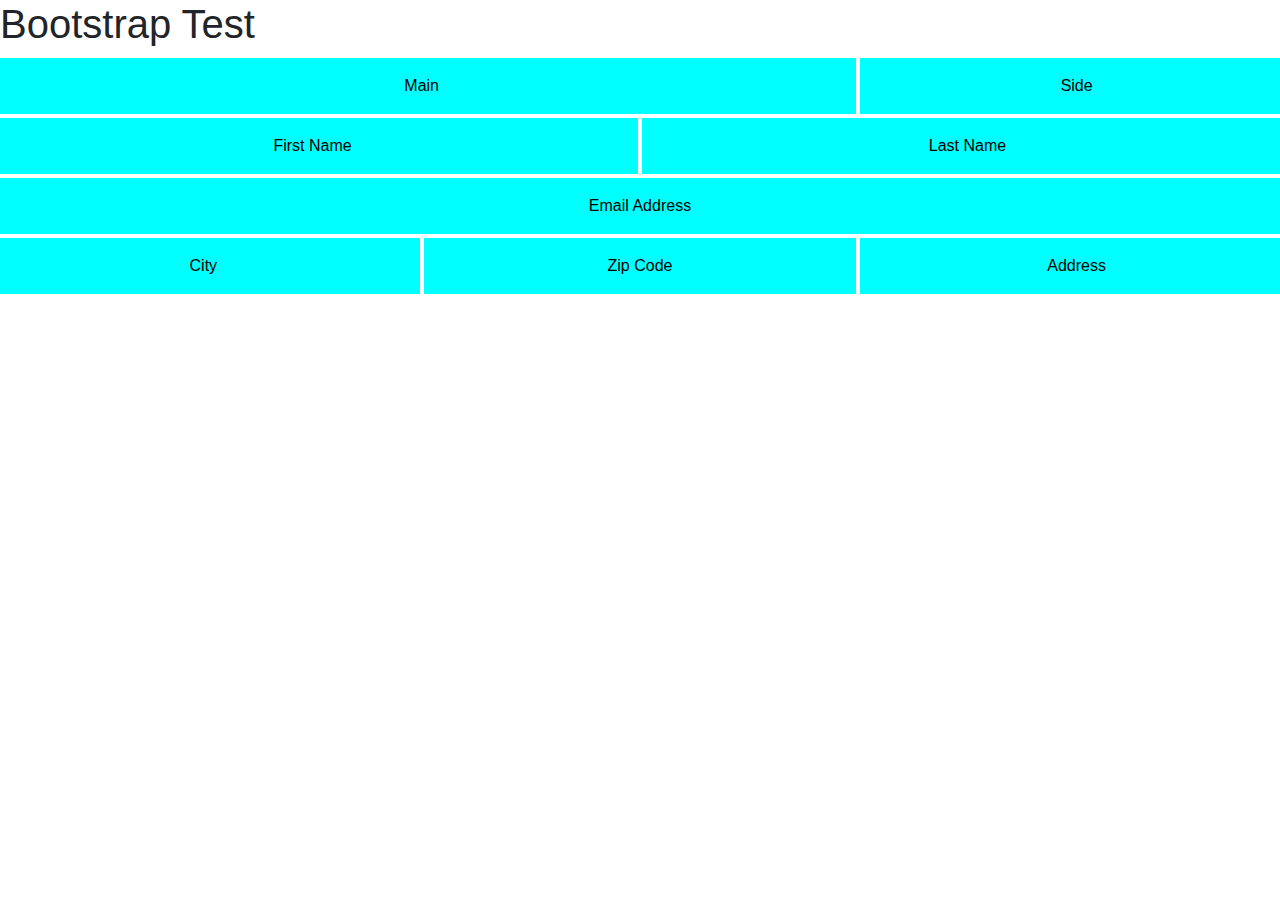
<file: Bootstrap Lab/index.html>
<!-- Aleksandr Chamin-->
<!DOCTYPE html>
<html lang="en">
<head>
    <meta charset="UTF-8">
    <meta name="viewport" content="width=device-width, initial-scale=1.0">
    <title>Bootstrap Test</title>
    <link rel="stylesheet" href="https://cdn.jsdelivr.net/npm/bootstrap@4.0.0/dist/css/bootstrap.min.css" integrity="sha384-Gn5384xqQ1aoWXA+058RXPxPg6fy4IWvTNh0E263XmFcJlSAwiGgFAW/dAiS6JXm" crossorigin="anonymous">
</head>

<body>

    <style>
        [class*="col"] {
            padding: 1rem;
            background-color: cyan;
            border: 2px solid white;
            color: black;
            text-align:center;
        }
    </style>

    <h1>Bootstrap Test</h1>
    
    <div class="container-md">
        <div class="row">
            <div class="col-md-8">Main</div>
            <div class="col-md-4">Side</div>
        </div>
        <div class="row">
            <div class="col">First Name</div>
            <div class="col">Last Name</div>
        </div>
        <div class="row">
            <div class="col">Email Address</div>
        </div>
        <div class="row">
            <div class="col-md-4">City</div>
            <div class="col-md-4">Zip Code</div>
            <div class="col-md-4">Address</div>

        </div>
    </div>

    <script src="https://code.jquery.com/jquery-3.2.1.slim.min.js" integrity="sha384-KJ3o2DKtIkvYIK3UENzmM7KCkRr/rE9/Qpg6aAZGJwFDMVNA/GpGFF93hXpG5KkN" crossorigin="anonymous"></script>
    <script src="https://cdn.jsdelivr.net/npm/popper.js@1.12.9/dist/umd/popper.min.js" integrity="sha384-ApNbgh9B+Y1QKtv3Rn7W3mgPxhU9K/ScQsAP7hUibX39j7fakFPskvXusvfa0b4Q" crossorigin="anonymous"></script>
    <script src="https://cdn.jsdelivr.net/npm/bootstrap@4.0.0/dist/js/bootstrap.min.js" integrity="sha384-JZR6Spejh4U02d8jOt6vLEHfe/JQGiRRSQQxSfFWpi1MquVdAyjUar5+76PVCmYl" crossorigin="anonymous"></script>

</body>
</html>
</file>
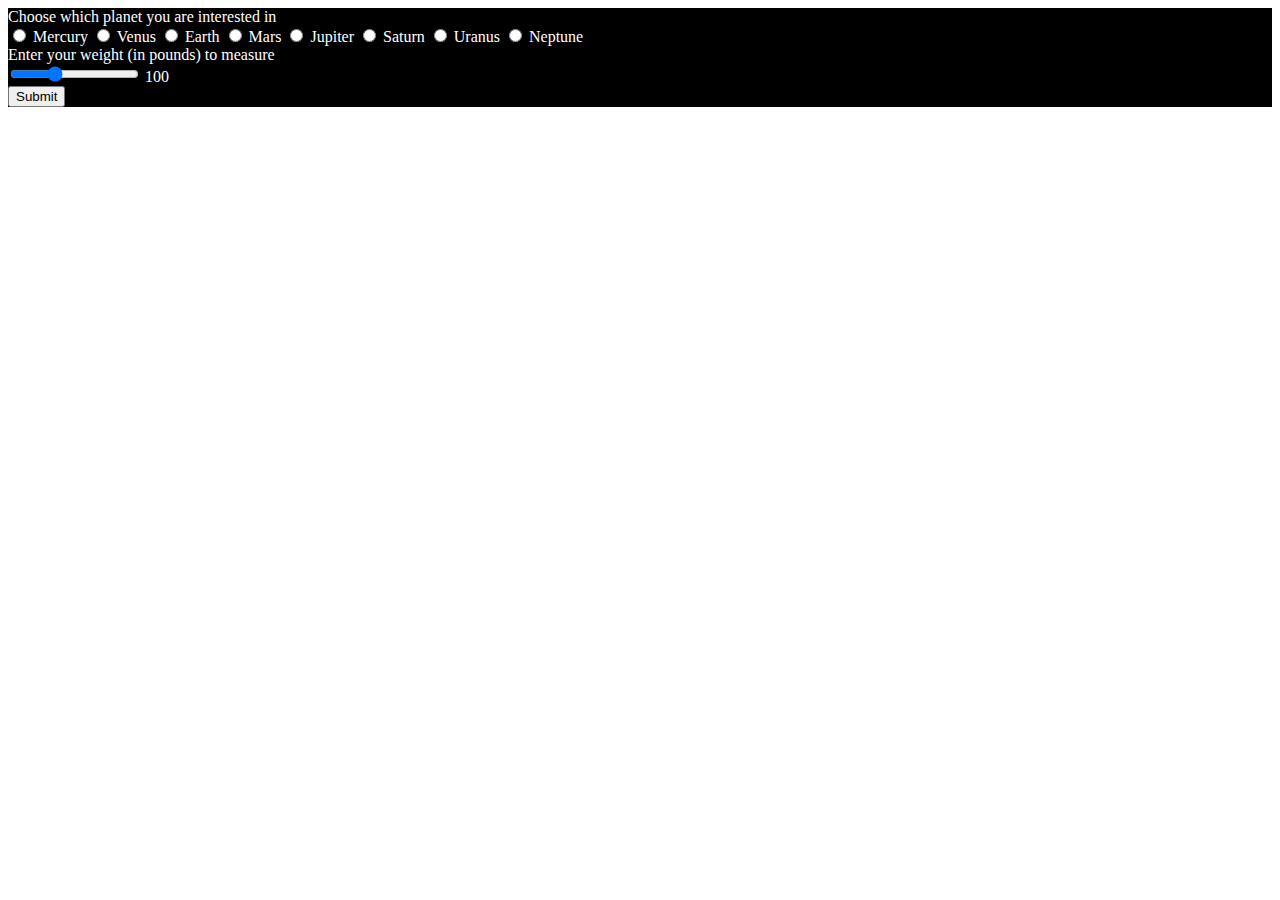
<file: Project_Three_Form/index.html>
<!-- Alekandr Chamin --> 
<!DOCTYPE html>
<html lang="en">
<head>
    <meta charset="UTF-8">
    <meta name="viewport" content="width=device-width, initial-scale=1.0">
    <title>Form</title>
    <link rel="stylesheet" type="text/css" href="index.css">
</head>
<body> 
    <form action ="planet-weight" method="post">
    <label>Choose which planet you are interested in</label>
    <div>
        <input type="radio" name="planet" value="mercury">
        <label for="mercury">Mercury</label>

        <input type="radio" name="planet" value="venus">
        <label for="venus">Venus</label>
    
        <input type="radio" name="planet" value="earth">
        <label for="earth">Earth</label>
    
        <input type="radio" name="planet" value="mars">
        <label for="mars">Mars</label>
    
        <input type="radio" name="planet" value="jupiter">
        <label for="jupiter">Jupiter</label>
    
        <input type="radio" name="planet" value="saturn">
        <label for="saturn">Saturn</label>
    
        <input type="radio" name="planet" value="uranus">
        <label for="uranus">Uranus</label>

        <input type="radio" name="planet" value="neptune">
        <label for="neptune">Neptune</label>
    </div>

    <label>Enter your weight (in pounds) to measure</label><br>

    <div>
        <input type="range" id = "myrange" value="100" min="1" max="300" oninput="this.nextElementSibling.value = this.value">
        <output>100</output>
    </div>

    <button type="button" onclick="displayWeight()">Submit</button>
    <script>
        function displayWeight() {
            var planets = document.getElementsByName('planet');
            var planet;

            for (var i = 0;i<planets.length;i++) {
                if (planets[i].checked) {
                    planet = planets[i].value;
                    break;
                }
            }

            var weight = document.getElementById('myrange').value;
            var finalWeight;
            switch (planet) {
                case 'mercury': finalWeight = weight * 0.38; break;
                case 'venus': finalWeight = weight * 0.91; break;
                case 'earth': finalWeight = weight; break;
                case 'mars': finalWeight = weight * 0.38; break;
                case 'jupiter': finalWeight = weight * 2.34; break;
                case 'saturn': finalWeight = weight * 1.06; break;
                case 'uranus': finalWeight = weight * 0.92; break;
                case 'neptune': finalWeight = weight * 1.19; break;
            }
        alert('Your weight on ' + planet + ' would be: ' + finalWeight + ' pounds.');
        }
    </script>
</form>
</body>
</html>
</file>
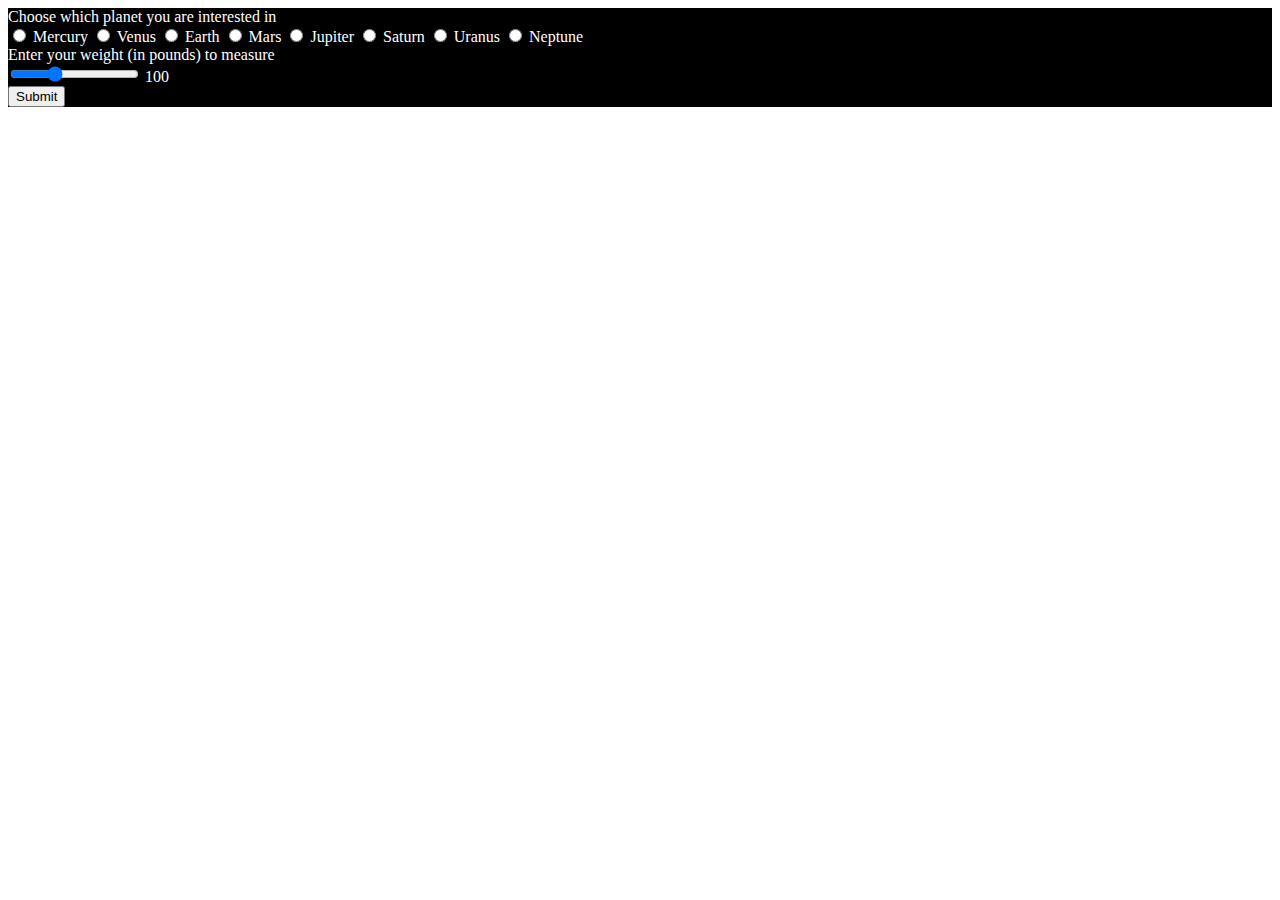
<file: PWA/index.html>
<!-- Alekandr Chamin --> 
<!DOCTYPE html>
<html lang="en">
<head>
    <meta charset="UTF-8">
    <meta name="viewport" content="width=device-width, initial-scale=1.0">
    <title>Form</title>
    <link rel="stylesheet" type="text/css" href="index.css">
    <link rel="manifest" href="manifest.json">
</head>
<body> 

    <script>
 if ('serviceWorker' in navigator) {
  window.addEventListener('load', function() {
    navigator.serviceWorker.register('service-worker.js').then(function(registration) {
      console.log('ServiceWorker registration successful with scope: ', registration.scope);
    }, function(err) {
      console.log('ServiceWorker registration failed: ', err);
    });
  });
}

     </script>
    <form action ="planet-weight" method="post">
    <label>Choose which planet you are interested in</label>
    <div>
        <input type="radio" name="planet" value="mercury">
        <label for="mercury">Mercury</label>

        <input type="radio" name="planet" value="venus">
        <label for="venus">Venus</label>
    
        <input type="radio" name="planet" value="earth">
        <label for="earth">Earth</label>
    
        <input type="radio" name="planet" value="mars">
        <label for="mars">Mars</label>
    
        <input type="radio" name="planet" value="jupiter">
        <label for="jupiter">Jupiter</label>
    
        <input type="radio" name="planet" value="saturn">
        <label for="saturn">Saturn</label>
    
        <input type="radio" name="planet" value="uranus">
        <label for="uranus">Uranus</label>

        <input type="radio" name="planet" value="neptune">
        <label for="neptune">Neptune</label>
    </div>

    <label>Enter your weight (in pounds) to measure</label><br>

    <div>
        <input type="range" id = "myrange" value="100" min="1" max="300" oninput="this.nextElementSibling.value = this.value">
        <output>100</output>
    </div>

    <button type="button" onclick="displayWeight()">Submit</button>
    <script>
        function displayWeight() {
            var planets = document.getElementsByName('planet');
            var planet;

            for (var i = 0;i<planets.length;i++) {
                if (planets[i].checked) {
                    planet = planets[i].value;
                    break;
                }
            }

            var weight = document.getElementById('myrange').value;
            var finalWeight;
            switch (planet) {
                case 'mercury': finalWeight = weight * 0.38; break;
                case 'venus': finalWeight = weight * 0.91; break;
                case 'earth': finalWeight = weight; break;
                case 'mars': finalWeight = weight * 0.38; break;
                case 'jupiter': finalWeight = weight * 2.34; break;
                case 'saturn': finalWeight = weight * 1.06; break;
                case 'uranus': finalWeight = weight * 0.92; break;
                case 'neptune': finalWeight = weight * 1.19; break;
            }
        alert('Your weight on ' + planet + ' would be: ' + finalWeight + ' pounds.');
        }
    </script>
</form>
</body>
</html>
</file>
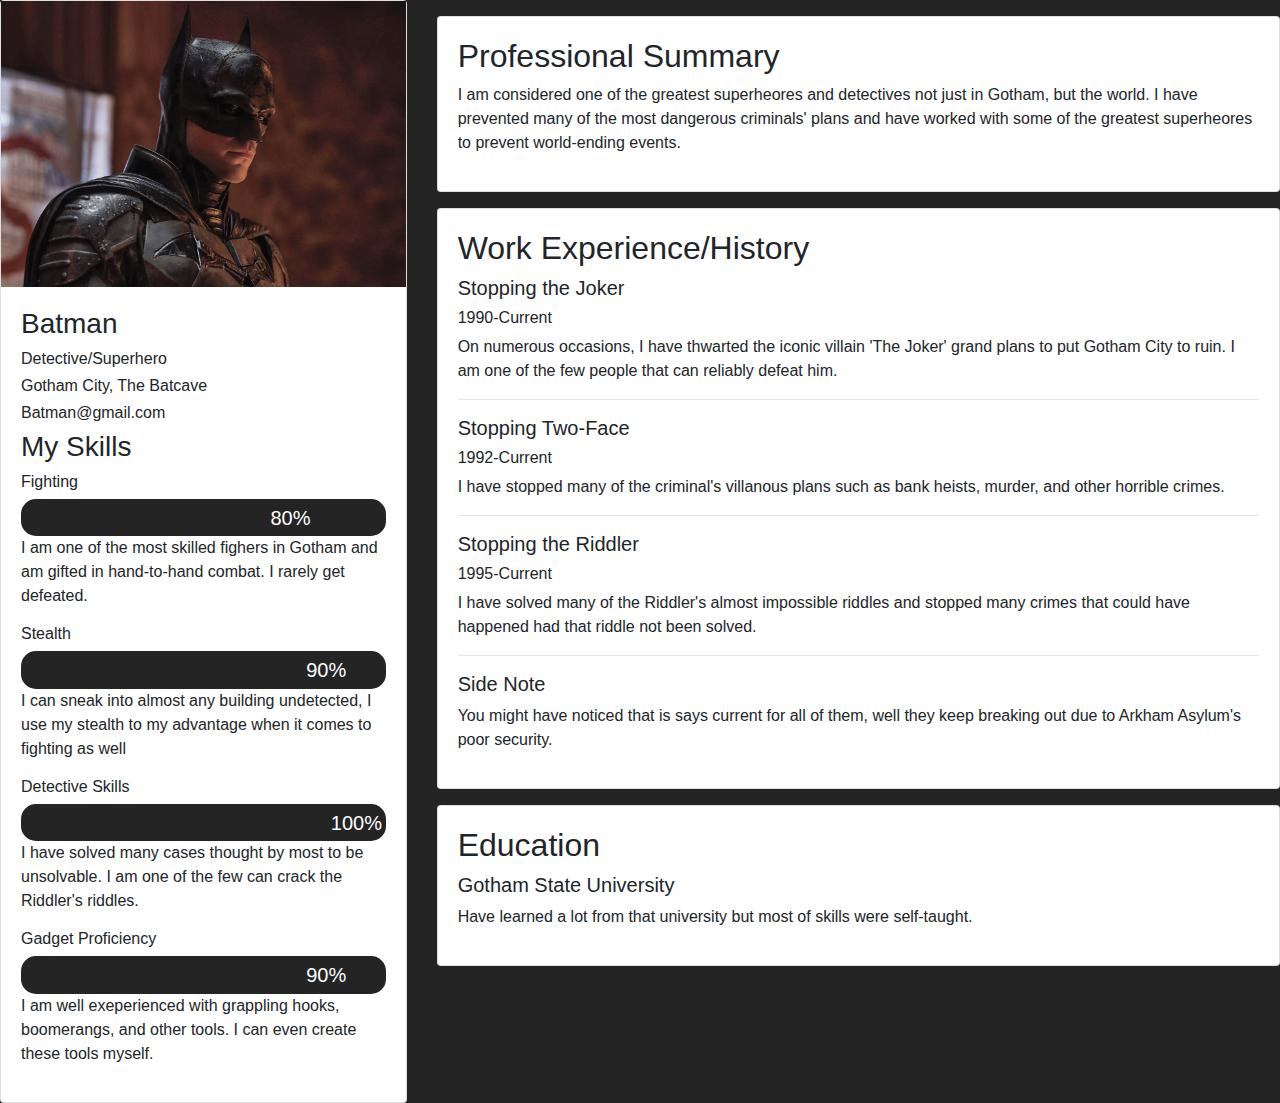
<file: Resume/index.html>
<!-- Aleksandr Chamin-->
<!DOCTYPE html>
<html lang="en">
<head>
    <meta charset="UTF-8">
    <meta name="viewport" content="width=device-width, initial-scale=1.0">
    <title>Batman Resume</title>
    <link rel="stylesheet" href="https://cdn.jsdelivr.net/npm/bootstrap@4.0.0/dist/css/bootstrap.min.css" integrity="sha384-Gn5384xqQ1aoWXA+058RXPxPg6fy4IWvTNh0E263XmFcJlSAwiGgFAW/dAiS6JXm" crossorigin="anonymous">
</head>

<style>

    body {
        background-color:#242424;
    }
    .container {
        background-color: #242424;
        color: white;
        padding: 1%;
        text-align:right;
        font-size:20px;
        border-radius:15px;
    }

    .card {
        background-color:white;
    }


    .fighting {
        width:80%;
    }

    .stealth {
        width:90%;
    }

    .detective {
        width:100%
    }

    .gadget {
        width:90%;
    }

</style>

<body>

    <div class="Home">
        <div class="row">
            <div class="col-lg-4 col-md-4 col-12">
                <div class="card">
                    <img src="batman.jpg" width="100%">
                    <div class="card-body">
                        <h3>Batman</h3>
                        <h6> Detective/Superhero</h6>
                        <h6> Gotham City, The Batcave</h6>
                        <h6> Batman@gmail.com</h6>
                        <h3> My Skills </h3>
                        <h6>Fighting</h6>
                        <div class="container">
                            <div class="skill fighting">80%</div>
                        </div>
                        <p>I am one of the most skilled fighers in Gotham and am gifted in hand-to-hand combat. I rarely get defeated. </p>
                        <h6>Stealth</h6>
                        <div class="container">
                            <div class="skill stealth">90%</div>
                        </div>
                        <p>I can sneak into almost any building undetected, I use my stealth to my advantage when it comes to fighting as well</p>
                        <h6>Detective Skills</h6>
                        <div class="container">
                            <div class="skills detective">100%</div>
                        </div>
                        <p>I have solved many cases thought by most to be unsolvable. I am one of the few can crack the Riddler's riddles.</p>
                        <h6>Gadget Proficiency</h6>
                        <div class="container">
                            <div class="skills gadget">90%</div>
                        </div>
                        <p>I am well exeperienced with grappling hooks, boomerangs, and other tools. I can even create these tools myself.</p>
                    </div>
                </div>
            </div>
            <div class="col-lg-8 col-md-7 col-12">
                <div class="card mt-3">
                    <div class="card-body">
                        <h2>Professional Summary</h2>
                        <p>I am considered one of the greatest superheores and detectives not just in Gotham, but the world. I have prevented many of the most dangerous criminals' plans and have worked with some of the greatest superheores to prevent world-ending events.</p>
                </div>
                </div>
                <div class="card mt-3">
                    <div class="card-body">
                        <h2> Work Experience/History</h2>
                        <h5> Stopping the Joker </h5>
                        <h6> 1990-Current</h6>
                        <p> On numerous occasions, I have thwarted the iconic villain 'The Joker' grand plans to put Gotham City to ruin. I am one of the few people that can reliably defeat him.</p>
                        <hr>
                        <h5> Stopping Two-Face </h5>
                        <h6> 1992-Current</h6>
                        <p> I have stopped many of the criminal's villanous plans such as bank heists, murder, and other horrible crimes.</p>
                        <hr>
                        <h5> Stopping the Riddler </h5>
                        <h6> 1995-Current</h6>
                        <p> I have solved many of the Riddler's almost impossible riddles and stopped many crimes that could have happened had that riddle not been solved. </p>
                        <hr>
                        <h5> Side Note</h5>
                        <p> You might have noticed that is says current for all of them, well they keep breaking out due to Arkham Asylum's poor security.</p>
                    </div>
                </div>
                <div class="card mt-3">
                    <div class="card-body">
                        <h2> Education </h2>
                        <h5> Gotham State University</h5>
                        <p> Have learned a lot from that university but most of skills were self-taught.</p>
                    </div>
                </div>
            </div>
        </div>
    </div>

    <script src="https://code.jquery.com/jquery-3.2.1.slim.min.js" integrity="sha384-KJ3o2DKtIkvYIK3UENzmM7KCkRr/rE9/Qpg6aAZGJwFDMVNA/GpGFF93hXpG5KkN" crossorigin="anonymous"></script>
    <script src="https://cdn.jsdelivr.net/npm/popper.js@1.12.9/dist/umd/popper.min.js" integrity="sha384-ApNbgh9B+Y1QKtv3Rn7W3mgPxhU9K/ScQsAP7hUibX39j7fakFPskvXusvfa0b4Q" crossorigin="anonymous"></script>
    <script src="https://cdn.jsdelivr.net/npm/bootstrap@4.0.0/dist/js/bootstrap.min.js" integrity="sha384-JZR6Spejh4U02d8jOt6vLEHfe/JQGiRRSQQxSfFWpi1MquVdAyjUar5+76PVCmYl" crossorigin="anonymous"></script>

</body>
</html>
</file>
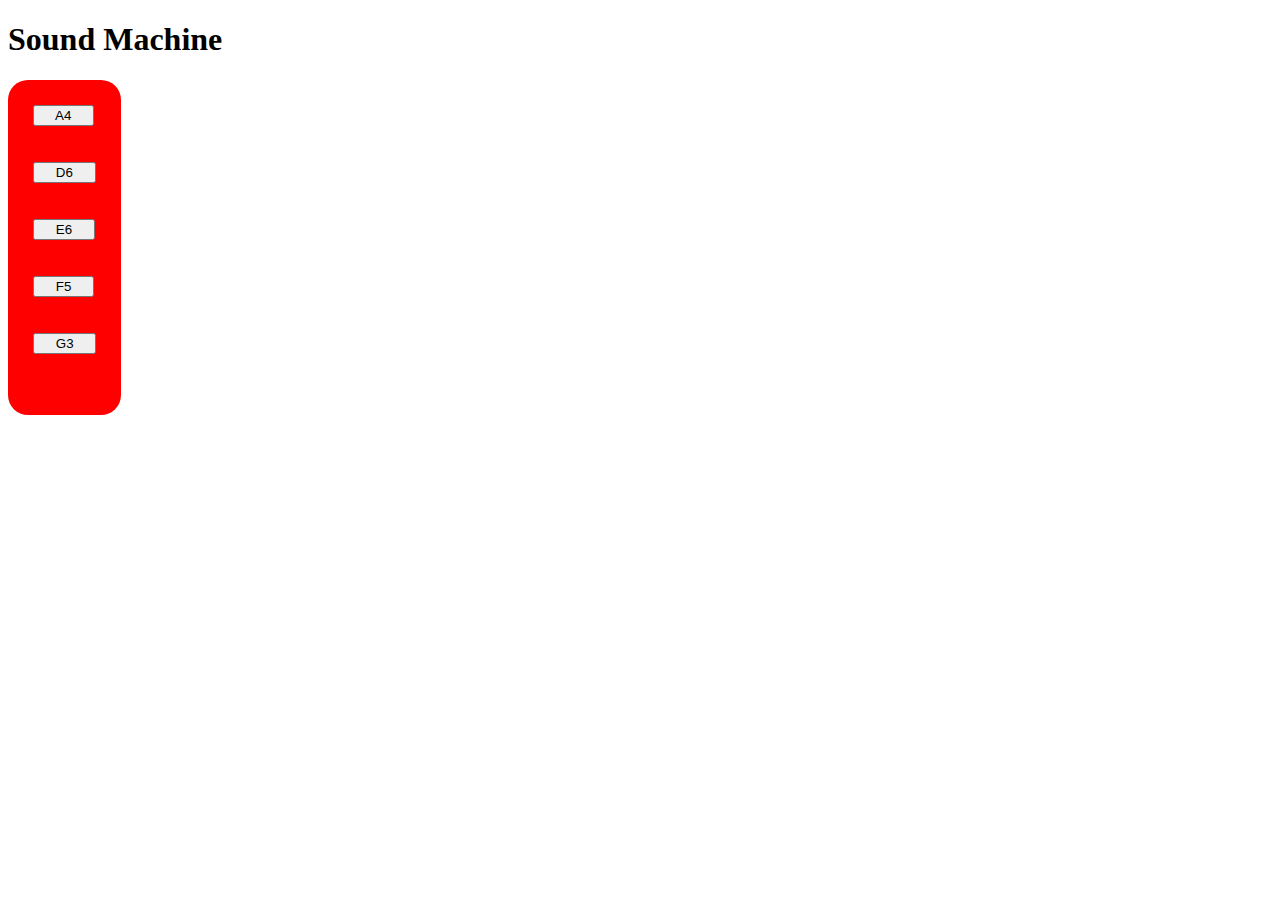
<file: Lab 2/sound.html>
<!-- Aleksandr Chamin-->
<!DOCTYPE html>
<html lang="en">
<head>
    <meta charset="UTF-8">
    <meta name="viewport" content="width=device-width, initial-scale=1.0">
    <title>Sound</title>
</head>
<body>
    <h1> Sound Machine</h1>
    <div class="box">

        <input type = "button" id="noteOne" value="    A4    " onclick="playNoteOne()"><br><br><br>

        <input type = "button" id="noteTwo" value="    D6    " onclick="playNoteTwo()"><br><br><br>

        <input type = "button" id="noteThree" value="    E6    " onclick="playNoteThree()"><br><br><br>

        <input type = "button" id="noteFour" value="    F5    " onclick="playNoteFour()"><br><br><br>

        <input type = "button" id="noteFive" value="    G3    " onclick="playNoteFive()"><br><br><br>

    </div>
    <style>
        .box {
            background-color:#FF0000;
            padding:25px;
            border-radius:20px;
            display:inline-block;
        }
    </style>
    <script>
        function playNoteOne() {
            var note = new Audio('A4.mp3');
            note.play();
        }

        function playNoteTwo() {
            var note = new Audio('D6.mp3');
            note.play();
        }

        function playNoteThree() {
            var note = new Audio('E6.mp3');
            note.play();
        }

        function playNoteFour() {
            var note = new Audio('F5.mp3');
            note.play();
        }

        function playNoteFive() {
            var note = new Audio('G3.mp3');
            note.play();
        }
    </script>
    
</body>
</html>
</file>
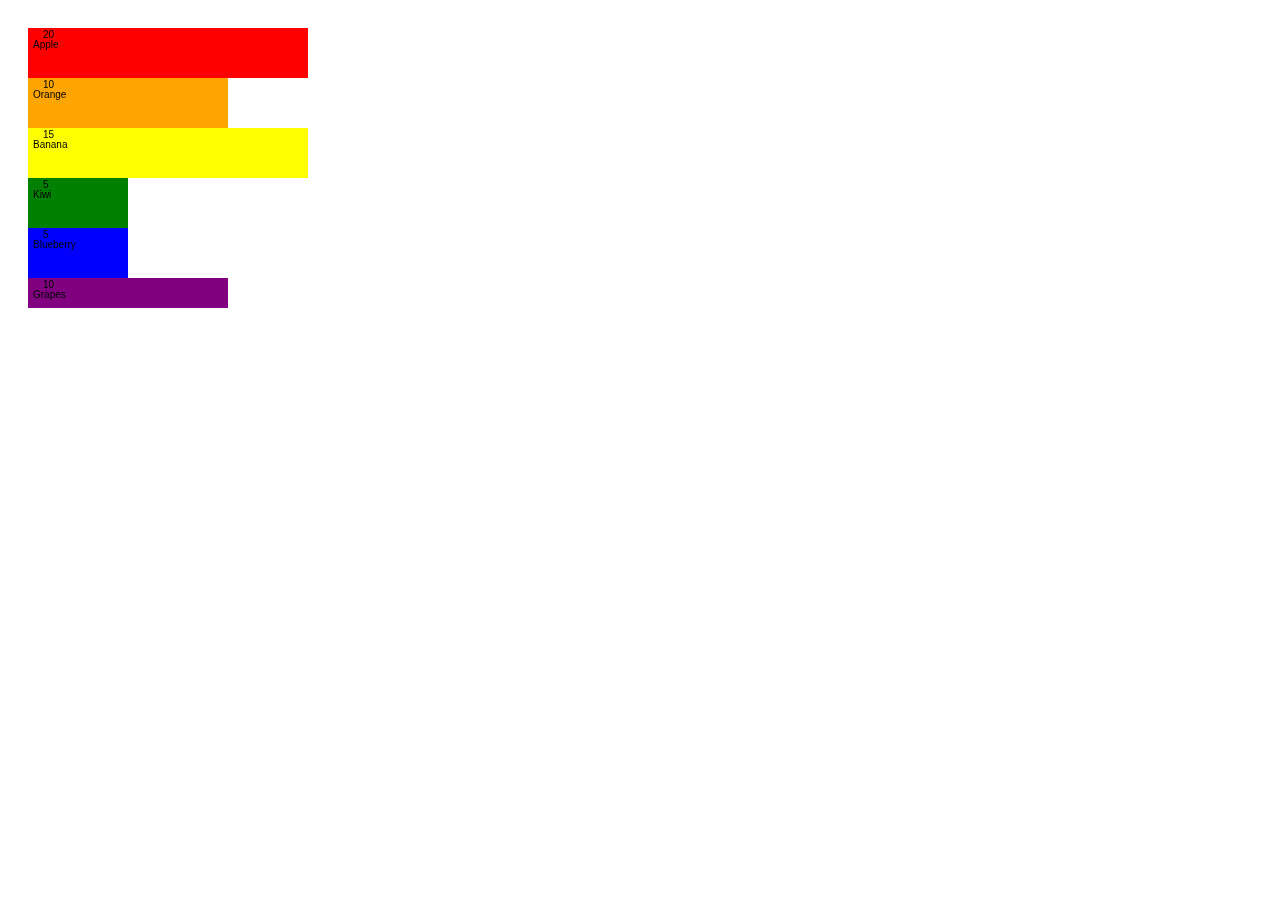
<file: Labs/Lab1/lab.html>
<!DOCTYPE html>
<html lang="en">
<head>
    <meta charset="UTF-8">
    <meta name="viewport" content="width=device-width, initial-scale=1.0">
    <title>Lab1 - Aleksandr Chamin</title>
</head>
<body>
    <canvas id="canvas" width="300" height="300"></canvas>
    <script src="lab.js"></script>
</body>
</html>
</file>
<file: Project_Three_Form/index.css>
/* Aleksandr Chamin */
body {
    background-image: url("https://static.toiimg.com/thumb/msid-102579153,imgsize-31788,width-400,resizemode-4/102579153.jpg");
    color: #FFFFFF;
}

form {
    background-color: #000000;
}
</file>
<file: PWA/index.css>
/* Aleksandr Chamin */
body {
    background-image: url("https://static.toiimg.com/thumb/msid-102579153,imgsize-31788,width-400,resizemode-4/102579153.jpg");
    color: #FFFFFF;
}

form {
    background-color: #000000;
}
</file>
